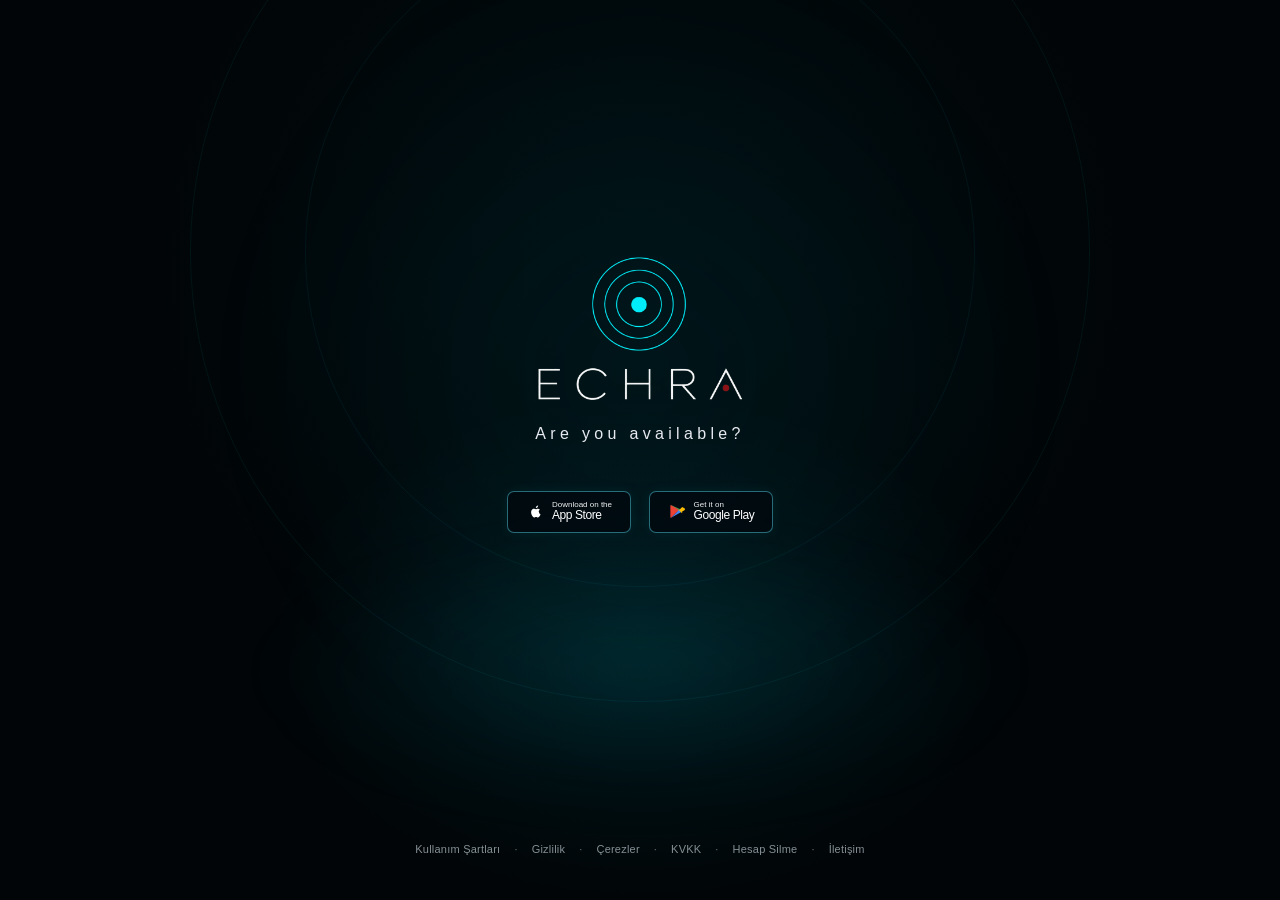
<file: index.html>
<!doctype html>
<html lang="tr">
<head>
<meta charset="utf-8">
<meta name="viewport" content="width=device-width,initial-scale=1,viewport-fit=cover">
<meta name="theme-color" content="#010608">
<meta name="description" content="ECHRA — Are you available?">
<title>ECHRA — Are you available?</title>
<link rel="icon" type="image/png" href="/echra-logo.png">
<link rel="stylesheet" href="/hero.css">
</head>
<body>
<main class="landing">
  <div class="ambient ambient-one" aria-hidden="true"></div>
  <div class="ambient ambient-two" aria-hidden="true"></div>
  <div class="echo echo-wide" aria-hidden="true"></div>
  <div class="echo echo-inner" aria-hidden="true"></div>
  <section class="composition" aria-labelledby="question">
    <!-- The original approved raster logo is used unchanged. Screen blending removes the
         apparent black square without modifying the lettering or red A dot. -->
    <div class="logo-window">
      <img class="approved-logo" src="/echra-logo.png"
           width="1024" height="1024" alt="ECHRA" decoding="async" fetchpriority="high">
    </div>
    <h1 id="question">Are you available?</h1>
    <div class="stores" aria-label="Uygulama indirme seçenekleri">
      <div class="store-badge" role="img" aria-label="Download on the App Store — yakında; bağlantı henüz aktif değil">
        <svg class="apple-icon" aria-hidden="true" viewBox="0 0 24 24" fill="currentColor"><path d="M16.37 12.7c.02 2.22 1.95 2.96 1.97 2.97-.02.05-.31 1.07-1.02 2.12-.61.91-1.25 1.82-2.24 1.84-.97.02-1.28-.57-2.4-.57s-1.47.55-2.37.59c-.95.04-1.68-.95-2.3-1.85-1.27-1.84-2.25-5.18-.94-7.46.65-1.13 1.82-1.85 3.09-1.87.96-.02 1.87.64 2.4.64.52 0 1.5-.79 2.53-.67.43.02 1.63.17 2.4 1.3-.06.04-1.43.84-1.42 2.46Zm-1.77-6.12c.5-.61.84-1.46.75-2.31-.72.03-1.6.48-2.11 1.09-.47.54-.88 1.41-.77 2.24.81.06 1.63-.41 2.13-1.02Z"/></svg>
        <span class="store-label"><span class="store-small">Download on the</span><span class="store-large">App Store</span></span>
      </div>
      <div class="store-badge" role="img" aria-label="Get it on Google Play — yakında; bağlantı henüz aktif değil">
        <svg class="play-icon" aria-hidden="true" viewBox="0 0 24 24"><path fill="#34A853" d="M3.5 3.8 13.9 14.2l4-4L3.5 3.8Z"/><path fill="#4285F4" d="M3.5 20.2 17.9 12 13.9 9.8 3.5 20.2Z"/><path fill="#FBBC04" d="m17.9 12 2.9-1.7c.9-.5.9-1.8 0-2.3l-2.9-1.7-4 4 4 4Z"/><path fill="#EA4335" d="M3.5 3.8C3.2 4.1 3 4.5 3 5v14c0 .5.2.9.5 1.2l10.4-10.4L3.5 3.8Z"/></svg>
        <span class="store-label"><span class="store-small">Get it on</span><span class="store-large">Google Play</span></span>
      </div>
    </div>
  </section>
  <footer><nav aria-label="Yasal bağlantılar">
    <a href="/terms.html">Kullanım Şartları</a><span aria-hidden="true">·</span>
    <a href="/privacy.html">Gizlilik</a><span aria-hidden="true">·</span>
    <a href="/cookies.html">Çerezler</a><span aria-hidden="true">·</span>
    <a href="/kvkk.html">KVKK</a><span aria-hidden="true">·</span>
    <a href="/delete-account.html">Hesap Silme</a><span aria-hidden="true">·</span>
    <a href="/support.html">İletişim</a>
  </nav></footer>
</main>
</body></html>
</file>
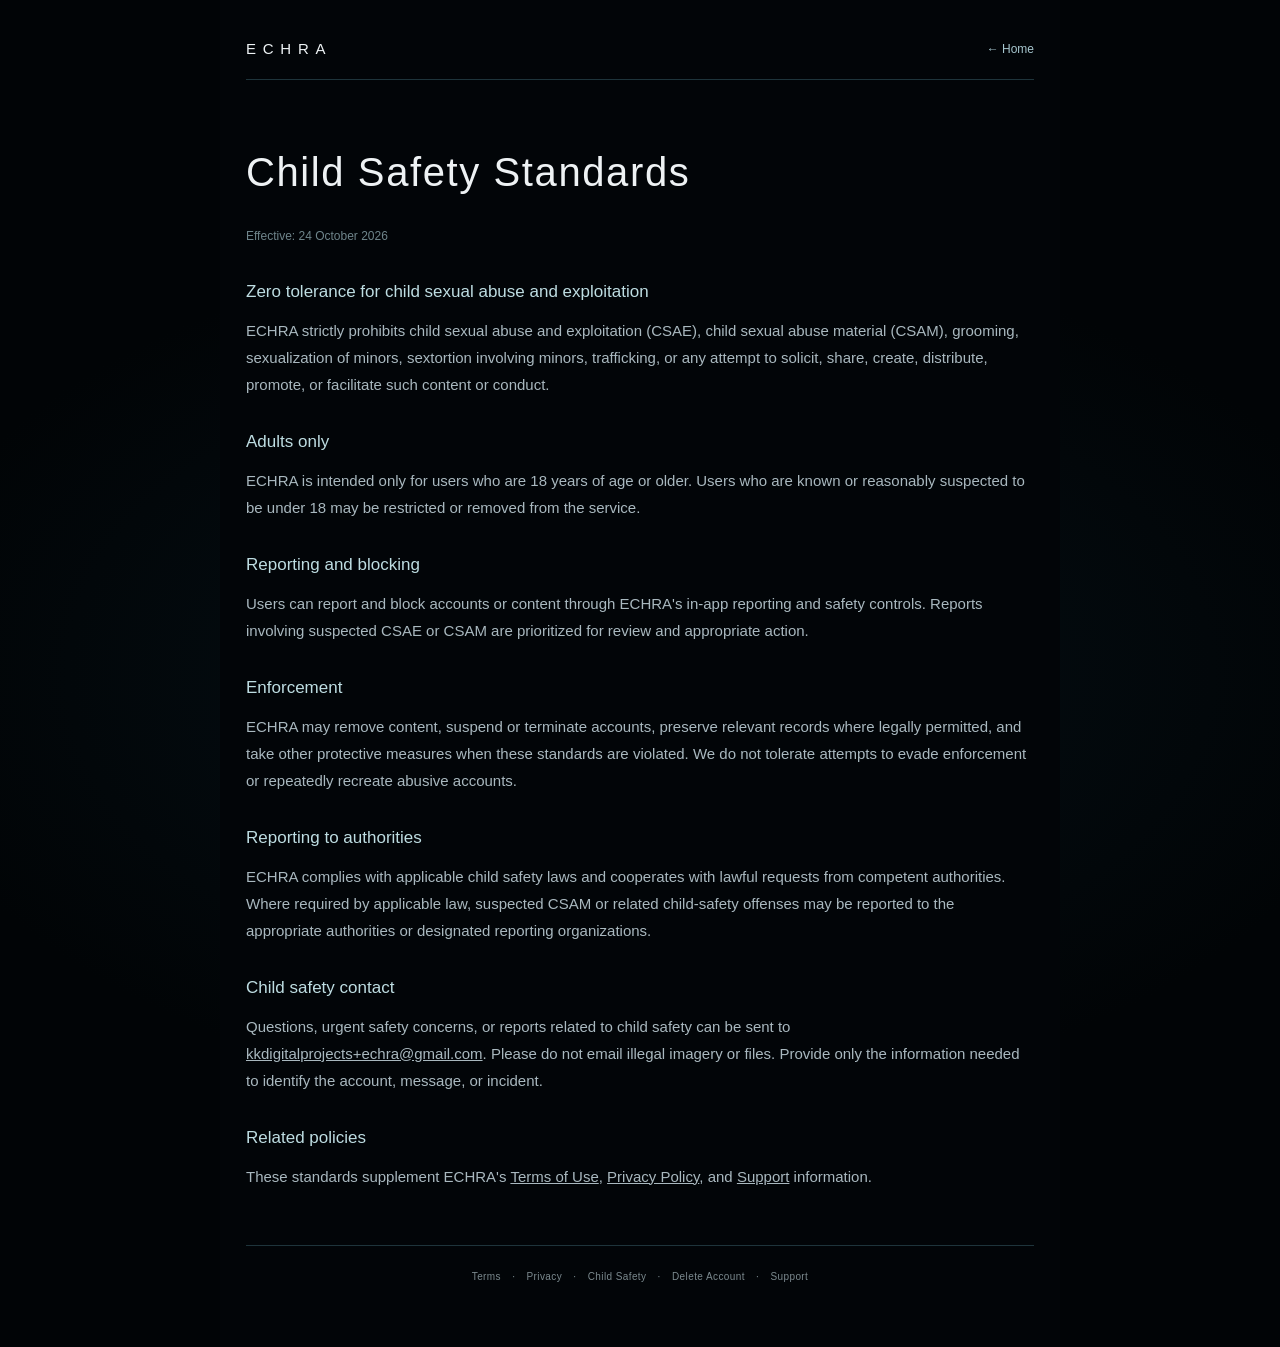
<file: child-safety.html>
<!doctype html>
<html lang="en">
<head>
<meta charset="utf-8">
<meta name="viewport" content="width=device-width,initial-scale=1">
<meta name="theme-color" content="#020507">
<meta name="robots" content="index,follow">
<title>Child Safety Standards — ECHRA</title>
<meta name="description" content="ECHRA child safety standards, reporting mechanisms, enforcement practices and contact information.">
<link rel="icon" href="/echra-logo.png" type="image/png">
<link rel="stylesheet" href="/style.css">
</head>
<body>
<main class="legal-page">
<div class="legal-head"><a class="legal-brand" href="/">ECHRA</a><a href="/">← Home</a></div>
<h1>Child Safety Standards</h1>
<p style="font-size:12px;color:#6f858b">Effective: 24 October 2026</p>

<section>
<h2>Zero tolerance for child sexual abuse and exploitation</h2>
<p>ECHRA strictly prohibits child sexual abuse and exploitation (CSAE), child sexual abuse material (CSAM), grooming, sexualization of minors, sextortion involving minors, trafficking, or any attempt to solicit, share, create, distribute, promote, or facilitate such content or conduct.</p>
</section>

<section>
<h2>Adults only</h2>
<p>ECHRA is intended only for users who are 18 years of age or older. Users who are known or reasonably suspected to be under 18 may be restricted or removed from the service.</p>
</section>

<section>
<h2>Reporting and blocking</h2>
<p>Users can report and block accounts or content through ECHRA's in-app reporting and safety controls. Reports involving suspected CSAE or CSAM are prioritized for review and appropriate action.</p>
</section>

<section>
<h2>Enforcement</h2>
<p>ECHRA may remove content, suspend or terminate accounts, preserve relevant records where legally permitted, and take other protective measures when these standards are violated. We do not tolerate attempts to evade enforcement or repeatedly recreate abusive accounts.</p>
</section>

<section>
<h2>Reporting to authorities</h2>
<p>ECHRA complies with applicable child safety laws and cooperates with lawful requests from competent authorities. Where required by applicable law, suspected CSAM or related child-safety offenses may be reported to the appropriate authorities or designated reporting organizations.</p>
</section>

<section>
<h2>Child safety contact</h2>
<p>Questions, urgent safety concerns, or reports related to child safety can be sent to <a href="mailto:kkdigitalprojects+echra@gmail.com">kkdigitalprojects+echra@gmail.com</a>. Please do not email illegal imagery or files. Provide only the information needed to identify the account, message, or incident.</p>
</section>

<section>
<h2>Related policies</h2>
<p>These standards supplement ECHRA's <a href="/terms.html">Terms of Use</a>, <a href="/privacy.html">Privacy Policy</a>, and <a href="/support.html">Support</a> information.</p>
</section>

<footer><nav aria-label="Legal information"><a href="/terms.html">Terms</a> · <a href="/privacy.html">Privacy</a> · <a href="/child-safety.html">Child Safety</a> · <a href="/delete-account.html">Delete Account</a> · <a href="/support.html">Support</a></nav></footer>
</main>
</body>
</html>
</file>
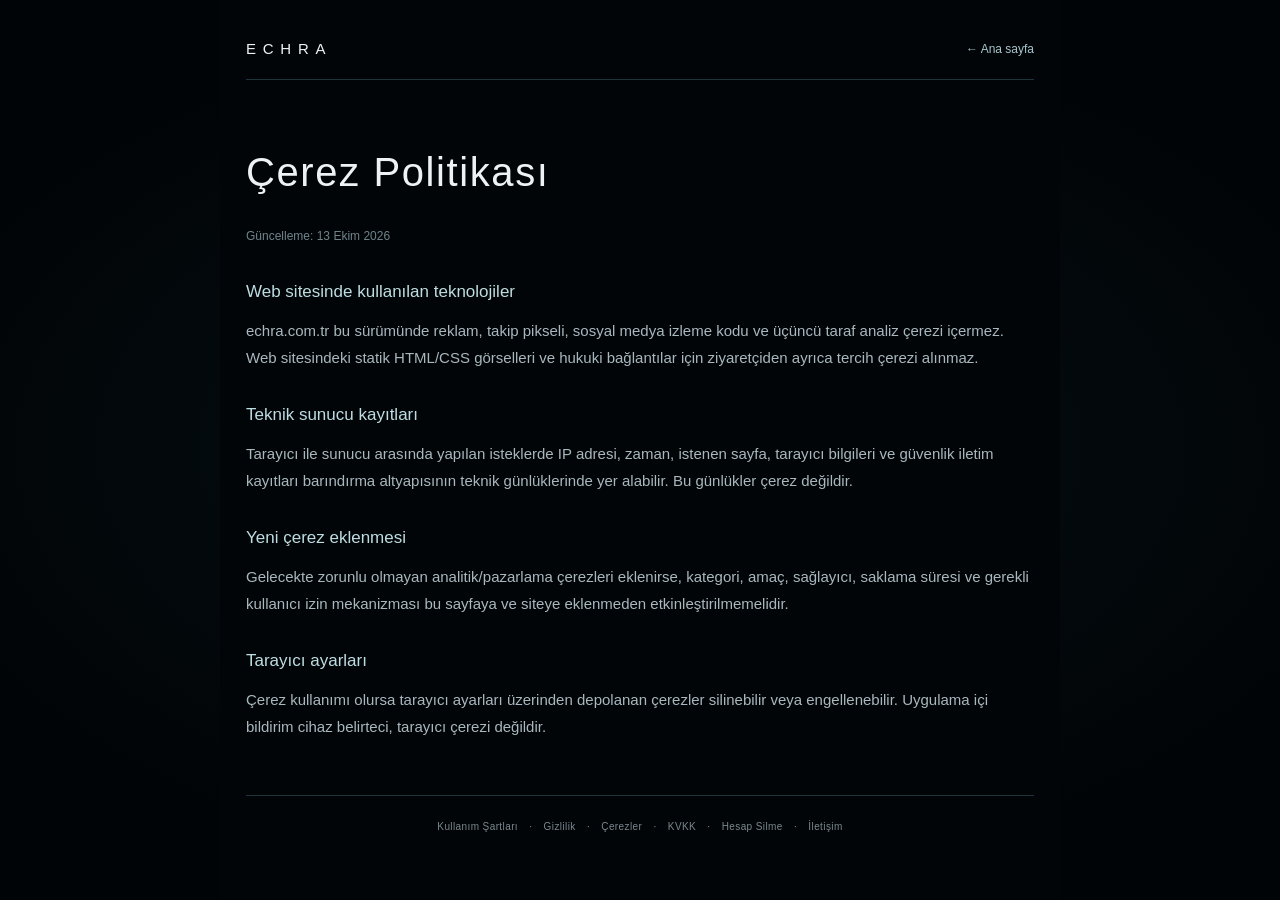
<file: cookies.html>
<!doctype html><html lang="tr"><head><meta charset="utf-8"><meta name="viewport" content="width=device-width,initial-scale=1"><meta name="theme-color" content="#020507"><meta name="robots" content="index,follow"><title>Çerez Politikası — ECHRA</title><link rel="icon" href="/echra-logo.png" type="image/png"><link rel="stylesheet" href="/style.css"></head><body><main class="legal-page"><div class="legal-head"><a class="legal-brand" href="/">ECHRA</a><a href="/">← Ana sayfa</a></div><h1>Çerez Politikası</h1><p style="font-size:12px;color:#6f858b">Güncelleme: 13 Ekim 2026</p><section><h2>Web sitesinde kullanılan teknolojiler</h2><p>echra.com.tr bu sürümünde reklam, takip pikseli, sosyal medya izleme kodu ve üçüncü taraf analiz çerezi içermez. Web sitesindeki statik HTML/CSS görselleri ve hukuki bağlantılar için ziyaretçiden ayrıca tercih çerezi alınmaz.</p></section>
<section><h2>Teknik sunucu kayıtları</h2><p>Tarayıcı ile sunucu arasında yapılan isteklerde IP adresi, zaman, istenen sayfa, tarayıcı bilgileri ve güvenlik iletim kayıtları barındırma altyapısının teknik günlüklerinde yer alabilir. Bu günlükler çerez değildir.</p></section>
<section><h2>Yeni çerez eklenmesi</h2><p>Gelecekte zorunlu olmayan analitik/pazarlama çerezleri eklenirse, kategori, amaç, sağlayıcı, saklama süresi ve gerekli kullanıcı izin mekanizması bu sayfaya ve siteye eklenmeden etkinleştirilmemelidir.</p></section>
<section><h2>Tarayıcı ayarları</h2><p>Çerez kullanımı olursa tarayıcı ayarları üzerinden depolanan çerezler silinebilir veya engellenebilir. Uygulama içi bildirim cihaz belirteci, tarayıcı çerezi değildir.</p></section>
<footer><nav aria-label="Yasal bilgiler"><a href="/terms.html">Kullanım Şartları</a> · <a href="/privacy.html">Gizlilik</a> · <a href="/cookies.html">Çerezler</a> · <a href="/kvkk.html">KVKK</a> · <a href="/delete-account.html">Hesap Silme</a> · <a href="/support.html">İletişim</a></nav></footer></main></body></html>
</file>
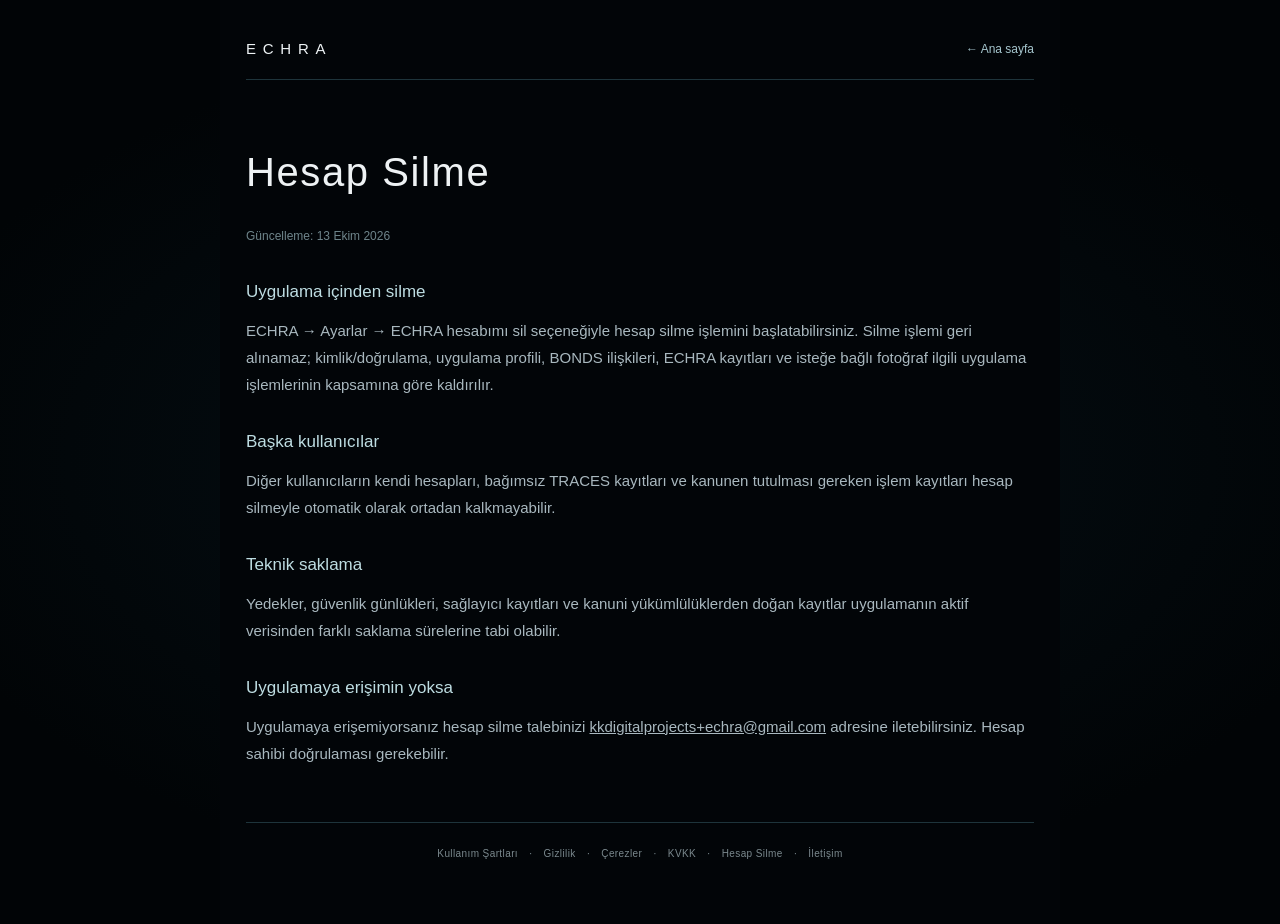
<file: delete-account.html>
<!doctype html><html lang="tr"><head><meta charset="utf-8"><meta name="viewport" content="width=device-width,initial-scale=1"><meta name="theme-color" content="#020507"><meta name="robots" content="index,follow"><title>Hesap Silme — ECHRA</title><link rel="icon" href="/echra-logo.png" type="image/png"><link rel="stylesheet" href="/style.css"></head><body><main class="legal-page"><div class="legal-head"><a class="legal-brand" href="/">ECHRA</a><a href="/">← Ana sayfa</a></div><h1>Hesap Silme</h1><p style="font-size:12px;color:#6f858b">Güncelleme: 13 Ekim 2026</p><section><h2>Uygulama içinden silme</h2><p>ECHRA → Ayarlar → ECHRA hesabımı sil seçeneğiyle hesap silme işlemini başlatabilirsiniz. Silme işlemi geri alınamaz; kimlik/doğrulama, uygulama profili, BONDS ilişkileri, ECHRA kayıtları ve isteğe bağlı fotoğraf ilgili uygulama işlemlerinin kapsamına göre kaldırılır.</p></section>
<section><h2>Başka kullanıcılar</h2><p>Diğer kullanıcıların kendi hesapları, bağımsız TRACES kayıtları ve kanunen tutulması gereken işlem kayıtları hesap silmeyle otomatik olarak ortadan kalkmayabilir.</p></section>
<section><h2>Teknik saklama</h2><p>Yedekler, güvenlik günlükleri, sağlayıcı kayıtları ve kanuni yükümlülüklerden doğan kayıtlar uygulamanın aktif verisinden farklı saklama sürelerine tabi olabilir.</p></section>
<section><h2>Uygulamaya erişimin yoksa</h2><p>Uygulamaya erişemiyorsanız hesap silme talebinizi <a href="mailto:kkdigitalprojects+echra@gmail.com">kkdigitalprojects+echra@gmail.com</a> adresine iletebilirsiniz. Hesap sahibi doğrulaması gerekebilir.</p></section>
<footer><nav aria-label="Yasal bilgiler"><a href="/terms.html">Kullanım Şartları</a> · <a href="/privacy.html">Gizlilik</a> · <a href="/cookies.html">Çerezler</a> · <a href="/kvkk.html">KVKK</a> · <a href="/delete-account.html">Hesap Silme</a> · <a href="/support.html">İletişim</a></nav></footer></main></body></html>
</file>
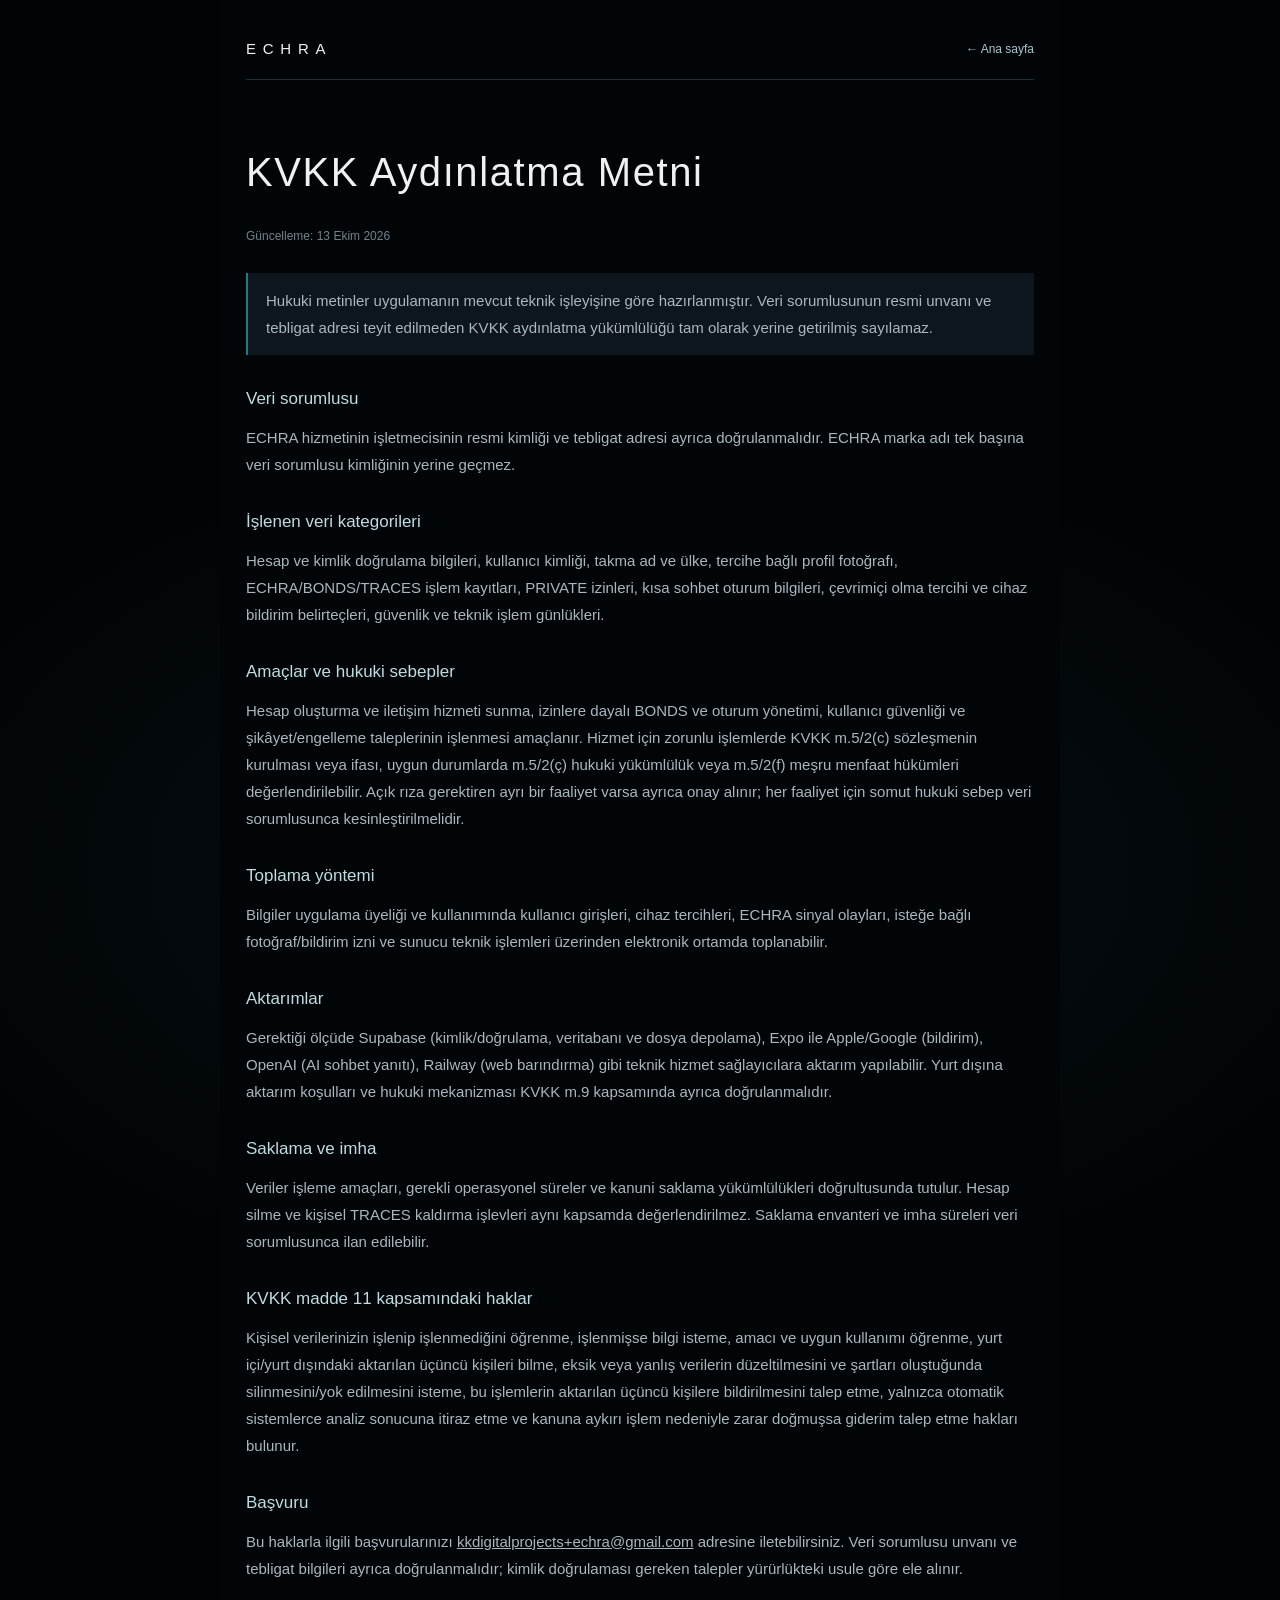
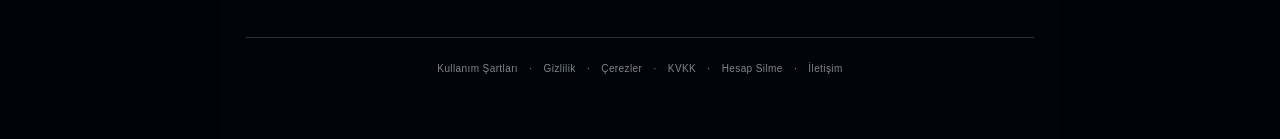
<file: kvkk.html>
<!doctype html><html lang="tr"><head><meta charset="utf-8"><meta name="viewport" content="width=device-width,initial-scale=1"><meta name="theme-color" content="#020507"><meta name="robots" content="index,follow"><title>KVKK Aydınlatma Metni — ECHRA</title><link rel="icon" href="/echra-logo.png" type="image/png"><link rel="stylesheet" href="/style.css"></head><body><main class="legal-page"><div class="legal-head"><a class="legal-brand" href="/">ECHRA</a><a href="/">← Ana sayfa</a></div><h1>KVKK Aydınlatma Metni</h1><p style="font-size:12px;color:#6f858b">Güncelleme: 13 Ekim 2026</p><p class="legal-note">Hukuki metinler uygulamanın mevcut teknik işleyişine göre hazırlanmıştır. Veri sorumlusunun resmi unvanı ve tebligat adresi teyit edilmeden KVKK aydınlatma yükümlülüğü tam olarak yerine getirilmiş sayılamaz.</p><section><h2>Veri sorumlusu</h2><p>ECHRA hizmetinin işletmecisinin resmi kimliği ve tebligat adresi ayrıca doğrulanmalıdır. ECHRA marka adı tek başına veri sorumlusu kimliğinin yerine geçmez.</p></section>
<section><h2>İşlenen veri kategorileri</h2><p>Hesap ve kimlik doğrulama bilgileri, kullanıcı kimliği, takma ad ve ülke, tercihe bağlı profil fotoğrafı, ECHRA/BONDS/TRACES işlem kayıtları, PRIVATE izinleri, kısa sohbet oturum bilgileri, çevrimiçi olma tercihi ve cihaz bildirim belirteçleri, güvenlik ve teknik işlem günlükleri.</p></section>
<section><h2>Amaçlar ve hukuki sebepler</h2><p>Hesap oluşturma ve iletişim hizmeti sunma, izinlere dayalı BONDS ve oturum yönetimi, kullanıcı güvenliği ve şikâyet/engelleme taleplerinin işlenmesi amaçlanır. Hizmet için zorunlu işlemlerde KVKK m.5/2(c) sözleşmenin kurulması veya ifası, uygun durumlarda m.5/2(ç) hukuki yükümlülük veya m.5/2(f) meşru menfaat hükümleri değerlendirilebilir. Açık rıza gerektiren ayrı bir faaliyet varsa ayrıca onay alınır; her faaliyet için somut hukuki sebep veri sorumlusunca kesinleştirilmelidir.</p></section>
<section><h2>Toplama yöntemi</h2><p>Bilgiler uygulama üyeliği ve kullanımında kullanıcı girişleri, cihaz tercihleri, ECHRA sinyal olayları, isteğe bağlı fotoğraf/bildirim izni ve sunucu teknik işlemleri üzerinden elektronik ortamda toplanabilir.</p></section>
<section><h2>Aktarımlar</h2><p>Gerektiği ölçüde Supabase (kimlik/doğrulama, veritabanı ve dosya depolama), Expo ile Apple/Google (bildirim), OpenAI (AI sohbet yanıtı), Railway (web barındırma) gibi teknik hizmet sağlayıcılara aktarım yapılabilir. Yurt dışına aktarım koşulları ve hukuki mekanizması KVKK m.9 kapsamında ayrıca doğrulanmalıdır.</p></section>
<section><h2>Saklama ve imha</h2><p>Veriler işleme amaçları, gerekli operasyonel süreler ve kanuni saklama yükümlülükleri doğrultusunda tutulur. Hesap silme ve kişisel TRACES kaldırma işlevleri aynı kapsamda değerlendirilmez. Saklama envanteri ve imha süreleri veri sorumlusunca ilan edilebilir.</p></section>
<section><h2>KVKK madde 11 kapsamındaki haklar</h2><p>Kişisel verilerinizin işlenip işlenmediğini öğrenme, işlenmişse bilgi isteme, amacı ve uygun kullanımı öğrenme, yurt içi/yurt dışındaki aktarılan üçüncü kişileri bilme, eksik veya yanlış verilerin düzeltilmesini ve şartları oluştuğunda silinmesini/yok edilmesini isteme, bu işlemlerin aktarılan üçüncü kişilere bildirilmesini talep etme, yalnızca otomatik sistemlerce analiz sonucuna itiraz etme ve kanuna aykırı işlem nedeniyle zarar doğmuşsa giderim talep etme hakları bulunur.</p></section>
<section><h2>Başvuru</h2><p>Bu haklarla ilgili başvurularınızı <a href="mailto:kkdigitalprojects+echra@gmail.com">kkdigitalprojects+echra@gmail.com</a> adresine iletebilirsiniz. Veri sorumlusu unvanı ve tebligat bilgileri ayrıca doğrulanmalıdır; kimlik doğrulaması gereken talepler yürürlükteki usule göre ele alınır.</p></section>
<footer><nav aria-label="Yasal bilgiler"><a href="/terms.html">Kullanım Şartları</a> · <a href="/privacy.html">Gizlilik</a> · <a href="/cookies.html">Çerezler</a> · <a href="/kvkk.html">KVKK</a> · <a href="/delete-account.html">Hesap Silme</a> · <a href="/support.html">İletişim</a></nav></footer></main></body></html>
</file>
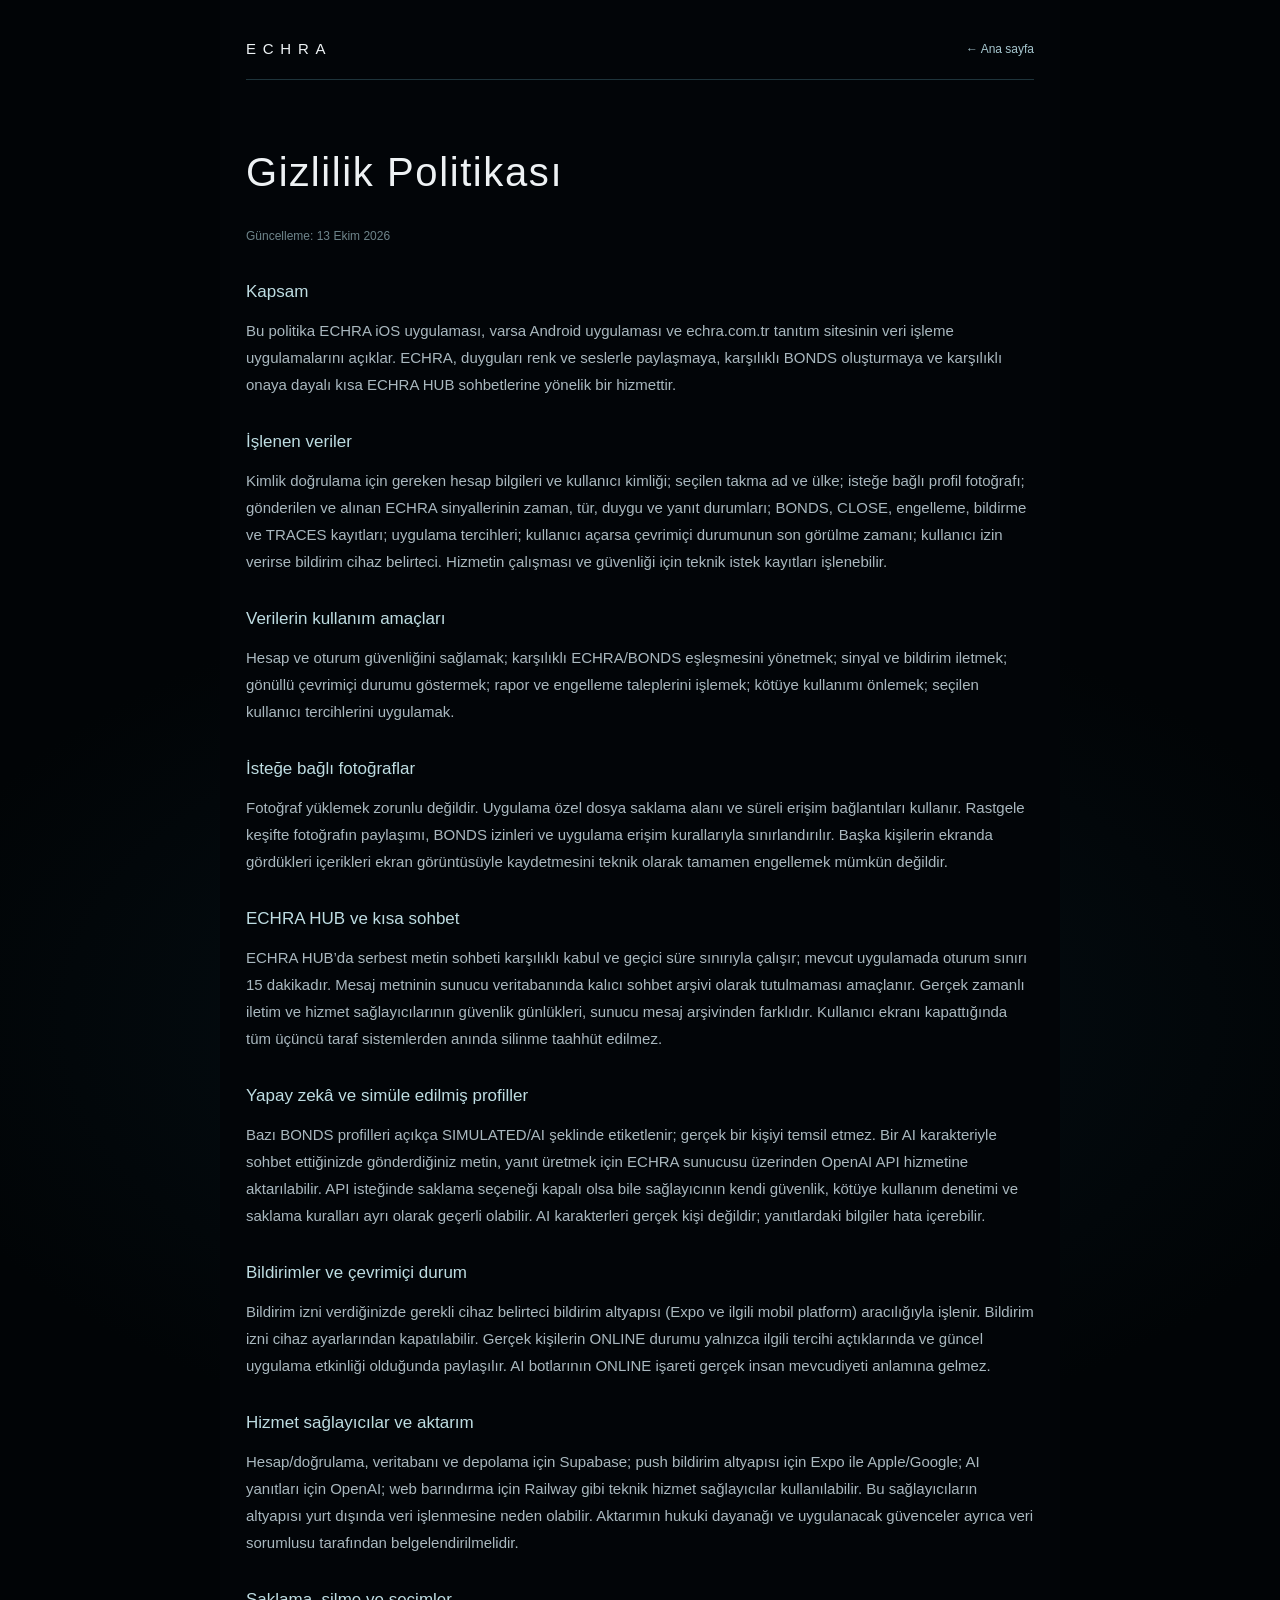
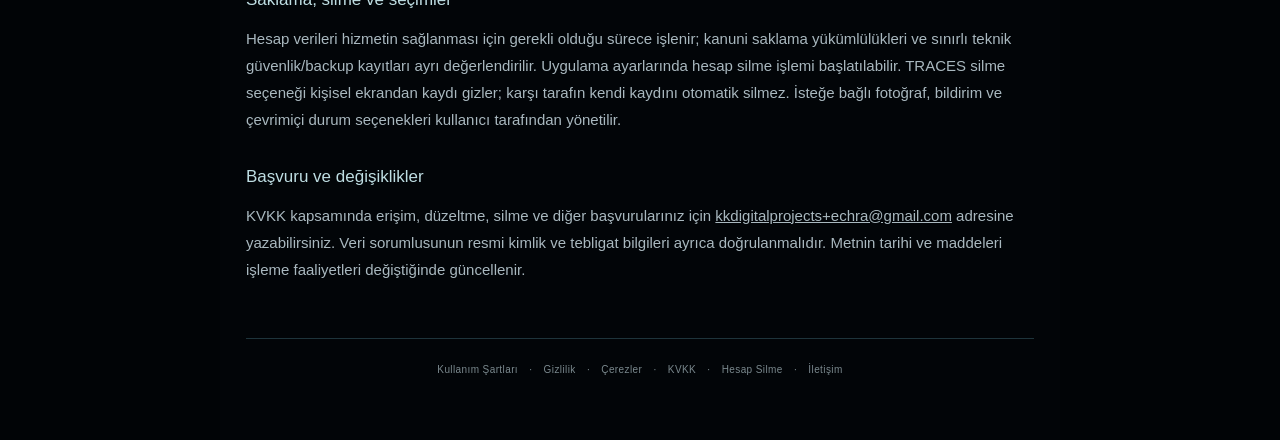
<file: privacy.html>
<!doctype html><html lang="tr"><head><meta charset="utf-8"><meta name="viewport" content="width=device-width,initial-scale=1"><meta name="theme-color" content="#020507"><meta name="robots" content="index,follow"><title>Gizlilik Politikası — ECHRA</title><link rel="icon" href="/echra-logo.png" type="image/png"><link rel="stylesheet" href="/style.css"></head><body><main class="legal-page"><div class="legal-head"><a class="legal-brand" href="/">ECHRA</a><a href="/">← Ana sayfa</a></div><h1>Gizlilik Politikası</h1><p style="font-size:12px;color:#6f858b">Güncelleme: 13 Ekim 2026</p><section><h2>Kapsam</h2><p>Bu politika ECHRA iOS uygulaması, varsa Android uygulaması ve echra.com.tr tanıtım sitesinin veri işleme uygulamalarını açıklar. ECHRA, duyguları renk ve seslerle paylaşmaya, karşılıklı BONDS oluşturmaya ve karşılıklı onaya dayalı kısa ECHRA HUB sohbetlerine yönelik bir hizmettir.</p></section>
<section><h2>İşlenen veriler</h2><p>Kimlik doğrulama için gereken hesap bilgileri ve kullanıcı kimliği; seçilen takma ad ve ülke; isteğe bağlı profil fotoğrafı; gönderilen ve alınan ECHRA sinyallerinin zaman, tür, duygu ve yanıt durumları; BONDS, CLOSE, engelleme, bildirme ve TRACES kayıtları; uygulama tercihleri; kullanıcı açarsa çevrimiçi durumunun son görülme zamanı; kullanıcı izin verirse bildirim cihaz belirteci. Hizmetin çalışması ve güvenliği için teknik istek kayıtları işlenebilir.</p></section>
<section><h2>Verilerin kullanım amaçları</h2><p>Hesap ve oturum güvenliğini sağlamak; karşılıklı ECHRA/BONDS eşleşmesini yönetmek; sinyal ve bildirim iletmek; gönüllü çevrimiçi durumu göstermek; rapor ve engelleme taleplerini işlemek; kötüye kullanımı önlemek; seçilen kullanıcı tercihlerini uygulamak.</p></section>
<section><h2>İsteğe bağlı fotoğraflar</h2><p>Fotoğraf yüklemek zorunlu değildir. Uygulama özel dosya saklama alanı ve süreli erişim bağlantıları kullanır. Rastgele keşifte fotoğrafın paylaşımı, BONDS izinleri ve uygulama erişim kurallarıyla sınırlandırılır. Başka kişilerin ekranda gördükleri içerikleri ekran görüntüsüyle kaydetmesini teknik olarak tamamen engellemek mümkün değildir.</p></section>
<section><h2>ECHRA HUB ve kısa sohbet</h2><p>ECHRA HUB’da serbest metin sohbeti karşılıklı kabul ve geçici süre sınırıyla çalışır; mevcut uygulamada oturum sınırı 15 dakikadır. Mesaj metninin sunucu veritabanında kalıcı sohbet arşivi olarak tutulmaması amaçlanır. Gerçek zamanlı iletim ve hizmet sağlayıcılarının güvenlik günlükleri, sunucu mesaj arşivinden farklıdır. Kullanıcı ekranı kapattığında tüm üçüncü taraf sistemlerden anında silinme taahhüt edilmez.</p></section>
<section><h2>Yapay zekâ ve simüle edilmiş profiller</h2><p>Bazı BONDS profilleri açıkça SIMULATED/AI şeklinde etiketlenir; gerçek bir kişiyi temsil etmez. Bir AI karakteriyle sohbet ettiğinizde gönderdiğiniz metin, yanıt üretmek için ECHRA sunucusu üzerinden OpenAI API hizmetine aktarılabilir. API isteğinde saklama seçeneği kapalı olsa bile sağlayıcının kendi güvenlik, kötüye kullanım denetimi ve saklama kuralları ayrı olarak geçerli olabilir. AI karakterleri gerçek kişi değildir; yanıtlardaki bilgiler hata içerebilir.</p></section>
<section><h2>Bildirimler ve çevrimiçi durum</h2><p>Bildirim izni verdiğinizde gerekli cihaz belirteci bildirim altyapısı (Expo ve ilgili mobil platform) aracılığıyla işlenir. Bildirim izni cihaz ayarlarından kapatılabilir. Gerçek kişilerin ONLINE durumu yalnızca ilgili tercihi açtıklarında ve güncel uygulama etkinliği olduğunda paylaşılır. AI botlarının ONLINE işareti gerçek insan mevcudiyeti anlamına gelmez.</p></section>
<section><h2>Hizmet sağlayıcılar ve aktarım</h2><p>Hesap/doğrulama, veritabanı ve depolama için Supabase; push bildirim altyapısı için Expo ile Apple/Google; AI yanıtları için OpenAI; web barındırma için Railway gibi teknik hizmet sağlayıcılar kullanılabilir. Bu sağlayıcıların altyapısı yurt dışında veri işlenmesine neden olabilir. Aktarımın hukuki dayanağı ve uygulanacak güvenceler ayrıca veri sorumlusu tarafından belgelendirilmelidir.</p></section>
<section><h2>Saklama, silme ve seçimler</h2><p>Hesap verileri hizmetin sağlanması için gerekli olduğu sürece işlenir; kanuni saklama yükümlülükleri ve sınırlı teknik güvenlik/backup kayıtları ayrı değerlendirilir. Uygulama ayarlarında hesap silme işlemi başlatılabilir. TRACES silme seçeneği kişisel ekrandan kaydı gizler; karşı tarafın kendi kaydını otomatik silmez. İsteğe bağlı fotoğraf, bildirim ve çevrimiçi durum seçenekleri kullanıcı tarafından yönetilir.</p></section>
<section><h2>Başvuru ve değişiklikler</h2><p>KVKK kapsamında erişim, düzeltme, silme ve diğer başvurularınız için <a href="mailto:kkdigitalprojects+echra@gmail.com">kkdigitalprojects+echra@gmail.com</a> adresine yazabilirsiniz. Veri sorumlusunun resmi kimlik ve tebligat bilgileri ayrıca doğrulanmalıdır. Metnin tarihi ve maddeleri işleme faaliyetleri değiştiğinde güncellenir.</p></section>
<footer><nav aria-label="Yasal bilgiler"><a href="/terms.html">Kullanım Şartları</a> · <a href="/privacy.html">Gizlilik</a> · <a href="/cookies.html">Çerezler</a> · <a href="/kvkk.html">KVKK</a> · <a href="/delete-account.html">Hesap Silme</a> · <a href="/support.html">İletişim</a></nav></footer></main></body></html>
</file>
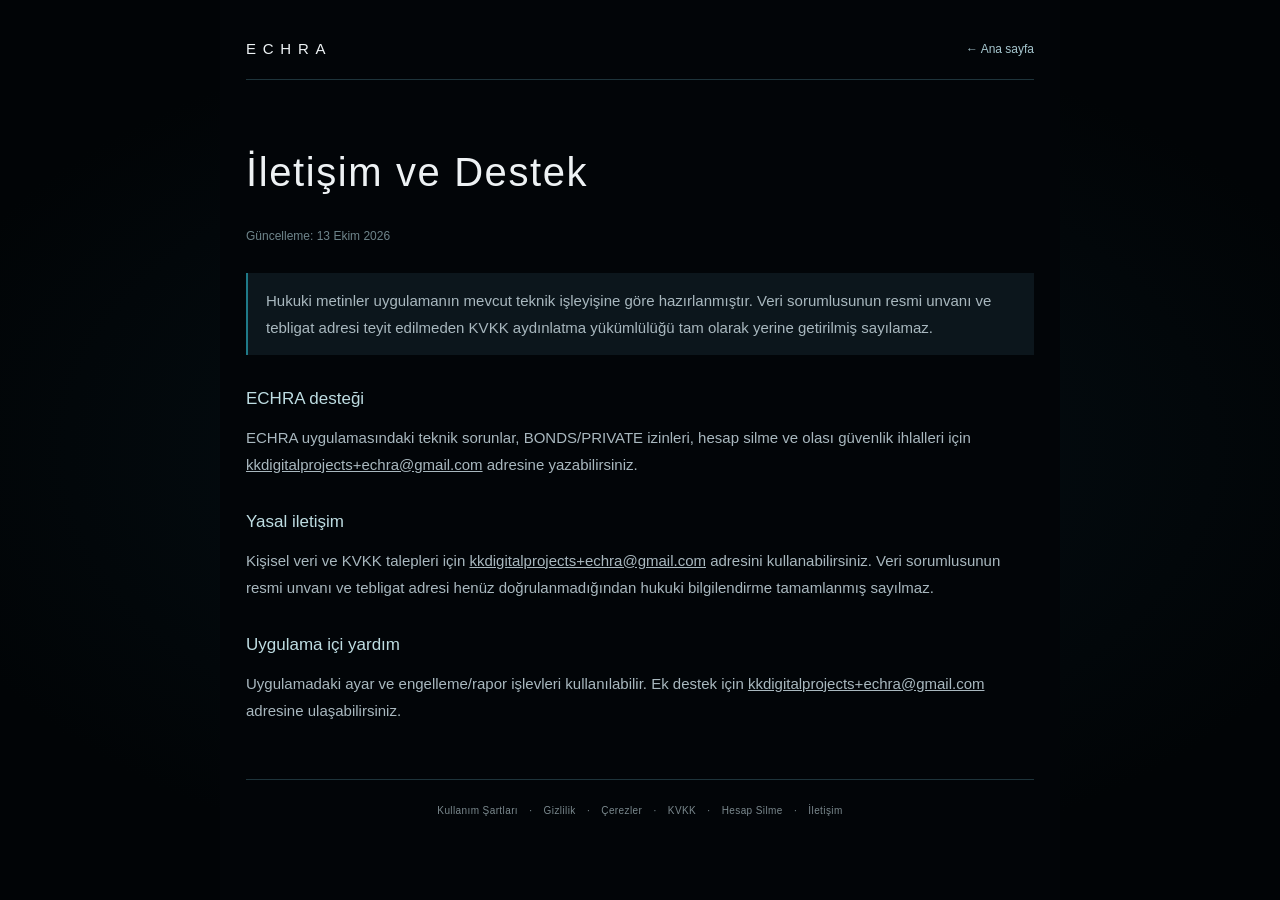
<file: support.html>
<!doctype html><html lang="tr"><head><meta charset="utf-8"><meta name="viewport" content="width=device-width,initial-scale=1"><meta name="theme-color" content="#020507"><meta name="robots" content="index,follow"><title>İletişim ve Destek — ECHRA</title><link rel="icon" href="/echra-logo.png" type="image/png"><link rel="stylesheet" href="/style.css"></head><body><main class="legal-page"><div class="legal-head"><a class="legal-brand" href="/">ECHRA</a><a href="/">← Ana sayfa</a></div><h1>İletişim ve Destek</h1><p style="font-size:12px;color:#6f858b">Güncelleme: 13 Ekim 2026</p><p class="legal-note">Hukuki metinler uygulamanın mevcut teknik işleyişine göre hazırlanmıştır. Veri sorumlusunun resmi unvanı ve tebligat adresi teyit edilmeden KVKK aydınlatma yükümlülüğü tam olarak yerine getirilmiş sayılamaz.</p><section><h2>ECHRA desteği</h2><p>ECHRA uygulamasındaki teknik sorunlar, BONDS/PRIVATE izinleri, hesap silme ve olası güvenlik ihlalleri için <a href="mailto:kkdigitalprojects+echra@gmail.com">kkdigitalprojects+echra@gmail.com</a> adresine yazabilirsiniz.</p></section>
<section><h2>Yasal iletişim</h2><p>Kişisel veri ve KVKK talepleri için <a href="mailto:kkdigitalprojects+echra@gmail.com">kkdigitalprojects+echra@gmail.com</a> adresini kullanabilirsiniz. Veri sorumlusunun resmi unvanı ve tebligat adresi henüz doğrulanmadığından hukuki bilgilendirme tamamlanmış sayılmaz.</p></section>
<section><h2>Uygulama içi yardım</h2><p>Uygulamadaki ayar ve engelleme/rapor işlevleri kullanılabilir. Ek destek için <a href="mailto:kkdigitalprojects+echra@gmail.com">kkdigitalprojects+echra@gmail.com</a> adresine ulaşabilirsiniz.</p></section>
<footer><nav aria-label="Yasal bilgiler"><a href="/terms.html">Kullanım Şartları</a> · <a href="/privacy.html">Gizlilik</a> · <a href="/cookies.html">Çerezler</a> · <a href="/kvkk.html">KVKK</a> · <a href="/delete-account.html">Hesap Silme</a> · <a href="/support.html">İletişim</a></nav></footer></main></body></html>
</file>
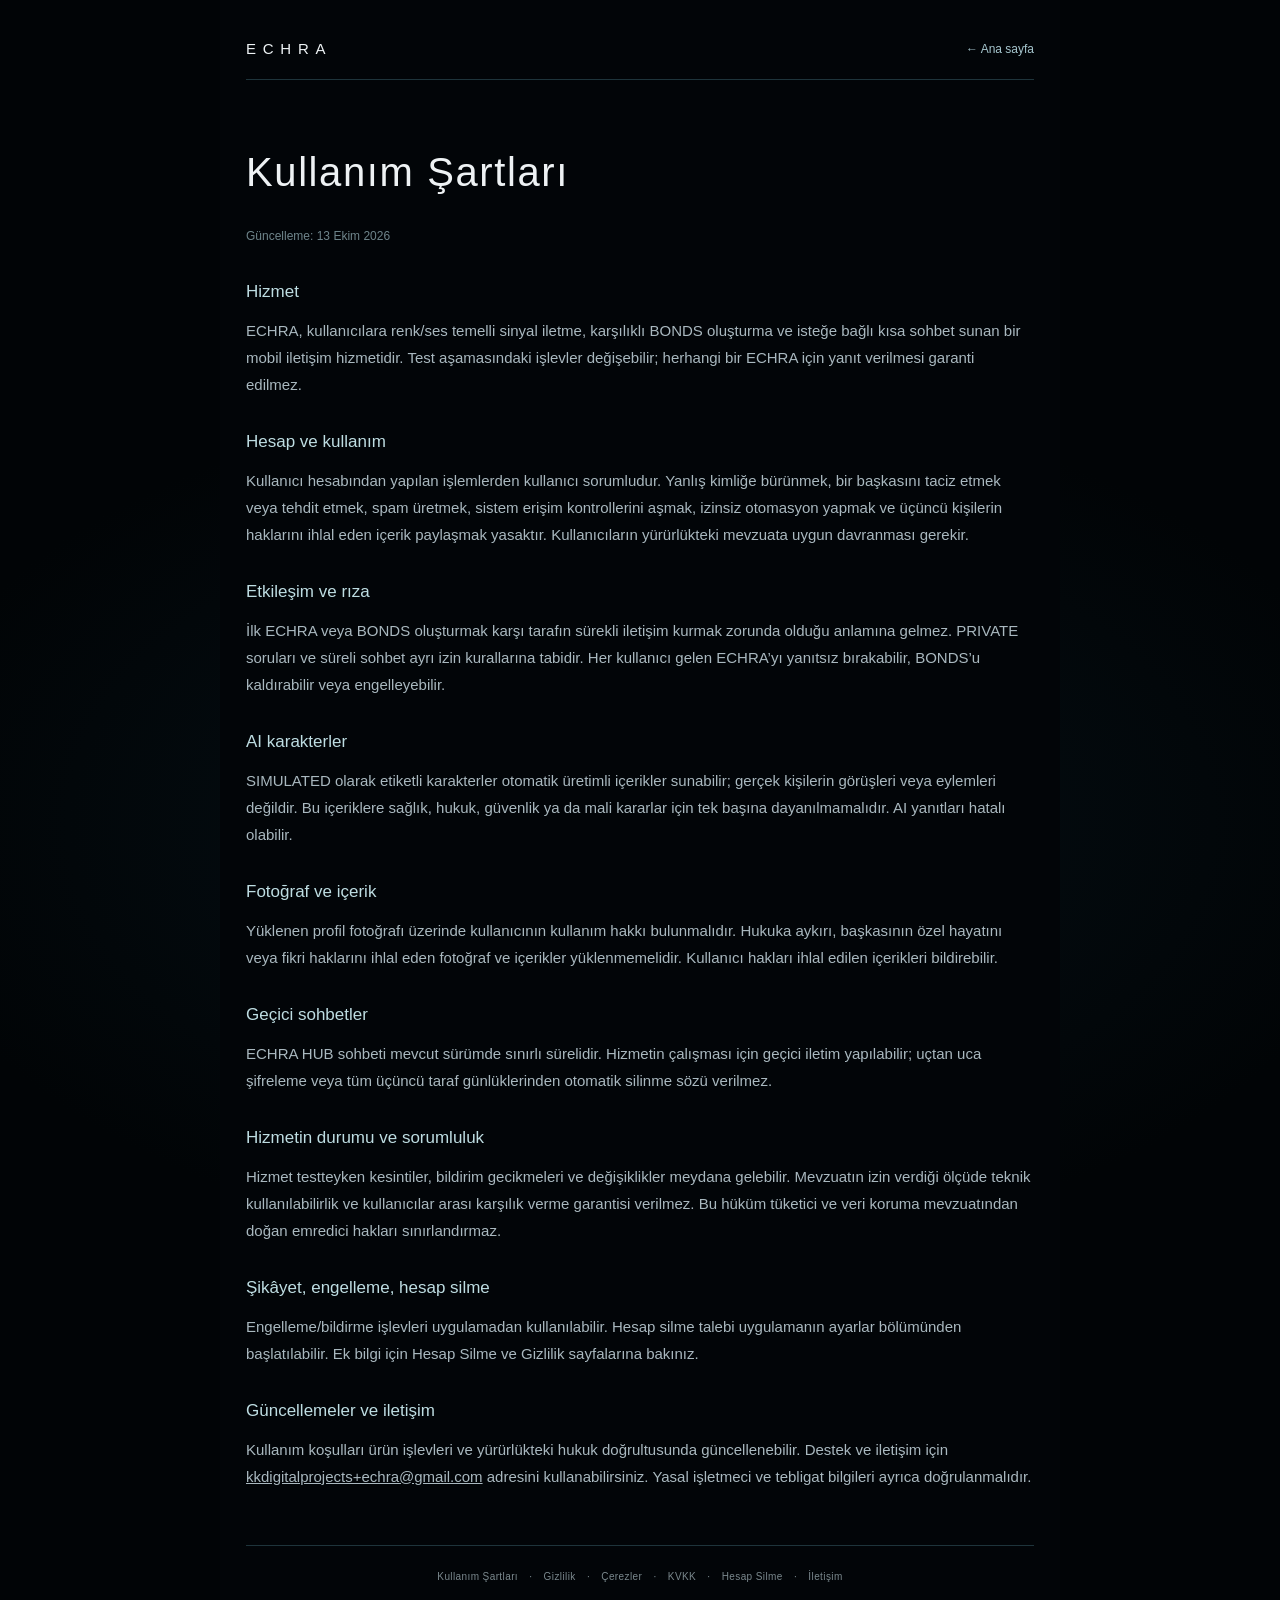
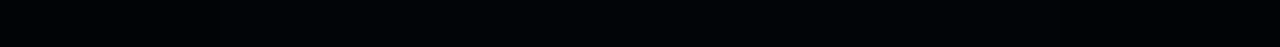
<file: terms.html>
<!doctype html><html lang="tr"><head><meta charset="utf-8"><meta name="viewport" content="width=device-width,initial-scale=1"><meta name="theme-color" content="#020507"><meta name="robots" content="index,follow"><title>Kullanım Şartları — ECHRA</title><link rel="icon" href="/echra-logo.png" type="image/png"><link rel="stylesheet" href="/style.css"></head><body><main class="legal-page"><div class="legal-head"><a class="legal-brand" href="/">ECHRA</a><a href="/">← Ana sayfa</a></div><h1>Kullanım Şartları</h1><p style="font-size:12px;color:#6f858b">Güncelleme: 13 Ekim 2026</p><section><h2>Hizmet</h2><p>ECHRA, kullanıcılara renk/ses temelli sinyal iletme, karşılıklı BONDS oluşturma ve isteğe bağlı kısa sohbet sunan bir mobil iletişim hizmetidir. Test aşamasındaki işlevler değişebilir; herhangi bir ECHRA için yanıt verilmesi garanti edilmez.</p></section>
<section><h2>Hesap ve kullanım</h2><p>Kullanıcı hesabından yapılan işlemlerden kullanıcı sorumludur. Yanlış kimliğe bürünmek, bir başkasını taciz etmek veya tehdit etmek, spam üretmek, sistem erişim kontrollerini aşmak, izinsiz otomasyon yapmak ve üçüncü kişilerin haklarını ihlal eden içerik paylaşmak yasaktır. Kullanıcıların yürürlükteki mevzuata uygun davranması gerekir.</p></section>
<section><h2>Etkileşim ve rıza</h2><p>İlk ECHRA veya BONDS oluşturmak karşı tarafın sürekli iletişim kurmak zorunda olduğu anlamına gelmez. PRIVATE soruları ve süreli sohbet ayrı izin kurallarına tabidir. Her kullanıcı gelen ECHRA’yı yanıtsız bırakabilir, BONDS’u kaldırabilir veya engelleyebilir.</p></section>
<section><h2>AI karakterler</h2><p>SIMULATED olarak etiketli karakterler otomatik üretimli içerikler sunabilir; gerçek kişilerin görüşleri veya eylemleri değildir. Bu içeriklere sağlık, hukuk, güvenlik ya da mali kararlar için tek başına dayanılmamalıdır. AI yanıtları hatalı olabilir.</p></section>
<section><h2>Fotoğraf ve içerik</h2><p>Yüklenen profil fotoğrafı üzerinde kullanıcının kullanım hakkı bulunmalıdır. Hukuka aykırı, başkasının özel hayatını veya fikri haklarını ihlal eden fotoğraf ve içerikler yüklenmemelidir. Kullanıcı hakları ihlal edilen içerikleri bildirebilir.</p></section>
<section><h2>Geçici sohbetler</h2><p>ECHRA HUB sohbeti mevcut sürümde sınırlı sürelidir. Hizmetin çalışması için geçici iletim yapılabilir; uçtan uca şifreleme veya tüm üçüncü taraf günlüklerinden otomatik silinme sözü verilmez.</p></section>
<section><h2>Hizmetin durumu ve sorumluluk</h2><p>Hizmet testteyken kesintiler, bildirim gecikmeleri ve değişiklikler meydana gelebilir. Mevzuatın izin verdiği ölçüde teknik kullanılabilirlik ve kullanıcılar arası karşılık verme garantisi verilmez. Bu hüküm tüketici ve veri koruma mevzuatından doğan emredici hakları sınırlandırmaz.</p></section>
<section><h2>Şikâyet, engelleme, hesap silme</h2><p>Engelleme/bildirme işlevleri uygulamadan kullanılabilir. Hesap silme talebi uygulamanın ayarlar bölümünden başlatılabilir. Ek bilgi için Hesap Silme ve Gizlilik sayfalarına bakınız.</p></section>
<section><h2>Güncellemeler ve iletişim</h2><p>Kullanım koşulları ürün işlevleri ve yürürlükteki hukuk doğrultusunda güncellenebilir. Destek ve iletişim için <a href="mailto:kkdigitalprojects+echra@gmail.com">kkdigitalprojects+echra@gmail.com</a> adresini kullanabilirsiniz. Yasal işletmeci ve tebligat bilgileri ayrıca doğrulanmalıdır.</p></section>
<footer><nav aria-label="Yasal bilgiler"><a href="/terms.html">Kullanım Şartları</a> · <a href="/privacy.html">Gizlilik</a> · <a href="/cookies.html">Çerezler</a> · <a href="/kvkk.html">KVKK</a> · <a href="/delete-account.html">Hesap Silme</a> · <a href="/support.html">İletişim</a></nav></footer></main></body></html>
</file>
<file: hero.css>
:root{color-scheme:dark;--ink:#f4f6f8;--teal:#00dce7}
*{box-sizing:border-box}
html{background:#010507}html,body{margin:0;min-height:100%;color:var(--ink)}
body{font-family:-apple-system,BlinkMacSystemFont,"Helvetica Neue","Segoe UI",Arial,sans-serif;background:#010507}
.landing{position:relative;min-height:100svh;isolation:isolate;overflow:hidden;background:
  radial-gradient(ellipse 29% 28% at 50% 72%,rgba(0,158,181,.12),transparent 100%),
  radial-gradient(ellipse 45% 62% at 50% 30%,rgba(0,81,92,.13),transparent 85%),
  #010507;}
.ambient,.echo{position:absolute;pointer-events:none;z-index:-1;left:50%;transform:translateX(-50%);border-radius:50%}
.ambient-one{top:-12%;width:min(75vw,1150px);height:min(75vw,1150px);background:radial-gradient(circle,rgba(0,92,106,.115),transparent 61%);filter:blur(26px)}
.ambient-two{top:58%;width:840px;height:300px;background:radial-gradient(ellipse,rgba(0,184,206,.09),transparent 65%);filter:blur(30px)}
.echo{aspect-ratio:1;border:1px solid rgba(0,199,217,.14)}
.echo-wide{width:min(80vw,900px);top:calc(28svh - min(40vw,450px));opacity:.54}
.echo-inner{width:min(59vw,670px);top:calc(28svh - min(29.5vw,335px));opacity:.49;box-shadow:0 0 40px rgba(0,199,217,.03)}
.composition{position:relative;display:flex;flex-direction:column;align-items:center;text-align:center;margin:0 auto;padding-top:28.5svh;max-width:100%;width:100%}
/* The visible approved logo area is x195..904 and y262..761 in the untouched 1024px master.
   Overflow clipping plus screen compositing hides opaque black WITHOUT altering original pixels. */
.logo-window{width:clamp(205px,15vw,245px);aspect-ratio:710/500;position:relative;overflow:hidden;mix-blend-mode:screen;flex-shrink:0}
.approved-logo{position:absolute;width:144.225%;height:auto;max-width:none;top:-52.45%;left:-27.42%;display:block;mix-blend-mode:screen;user-select:none;-webkit-user-drag:none}
h1{margin:23px 0 0;font-weight:300;letter-spacing:.27em;font-size:clamp(16px,1.12vw,19px);line-height:1.3;white-space:nowrap;color:#e7eaf0}
.stores{margin-top:46px;display:flex;align-items:center;justify-content:center;gap:18px}
.store-badge{min-width:124px;height:42px;display:flex;gap:7px;align-items:center;justify-content:center;padding:6px 9px;color:#fff;background:rgba(1,7,12,.69);border:1px solid rgba(73,186,208,.55);border-radius:7px;box-shadow:0 0 13px rgba(0,205,233,.075);cursor:default;user-select:none}
.store-badge svg{width:19px;height:19px;flex-shrink:0}
.store-label{display:flex;flex-direction:column;align-items:flex-start;white-space:nowrap;line-height:1.1}
.store-small{font-size:8px;color:#f0f2f2}
.store-large{font-size:12px;font-weight:500;letter-spacing:-.035em}
footer{position:absolute;left:0;right:0;bottom:45px;padding-inline:14px;text-align:center}
footer nav{display:flex;gap:14px;justify-content:center;align-items:center;flex-wrap:wrap;font-size:11px;letter-spacing:.02em;color:#859096}
footer a{color:inherit;text-decoration:none}
footer a:hover,footer a:focus-visible{color:#e1e9eb}
footer span{color:#647479}
@media (max-width:700px){
 .composition{padding-top:22svh}
 .logo-window{width:min(69vw,295px)}
 h1{margin-top:21px;font-size:clamp(16px,4.35vw,22px);letter-spacing:.12em}
 .stores{margin-top:45px;gap:11px}
 .store-badge{min-width:0;width:41vw;max-width:173px;padding:8px 7px;height:48px;gap:7px}
 .store-badge svg{width:21px;height:21px}
 .store-small{font-size:9px}.store-large{font-size:13px}
 footer{bottom:max(15px,env(safe-area-inset-bottom));}
 footer nav{gap:7px;font-size:9px}
 .echo-wide{width:110vw;top:2svh}.echo-inner{width:88vw;top:8svh}
}
@media(max-width:390px) and (max-height:750px){
 .composition{padding-top:18svh}.logo-window{width:67vw}h1{margin-top:15px}
 .stores{margin-top:30px}.store-badge{height:46px}.store-large{font-size:12px}
}
@media(prefers-reduced-motion:no-preference){.echo-wide{animation:echo-breathe 12s ease-in-out infinite}
@keyframes echo-breathe{0%,100%{opacity:.45}50%{opacity:.62}}}
</file>
<file: style.css>
:root{color-scheme:dark;--bg:#010406;--ink:#eef3f5;--muted:#899a9f;--cyan:#02ddec}
*{box-sizing:border-box}
html,body{margin:0;min-height:100%;background:#010406;color:var(--ink);font-family:-apple-system,BlinkMacSystemFont,"Helvetica Neue",Arial,sans-serif}
body{background:radial-gradient(ellipse 31rem 28rem at 50% 42%,rgba(1,174,195,.16),transparent 80%),radial-gradient(ellipse 70rem 40rem at 50% 50%,#051016 0%,transparent 68%),#010406}
a{color:inherit}
.home{min-height:100svh;display:flex;flex-direction:column;align-items:center;position:relative;isolation:isolate;padding:2rem 1rem 1.25rem}
.home::before{content:"";position:absolute;z-index:-1;inset:6% 14% 9%;pointer-events:none;border-radius:50%;background:repeating-radial-gradient(circle at 50% 40%,transparent 0,transparent 120px,rgba(0,214,229,.025) 121px,transparent 123px);opacity:.7}
.hero{width:100%;min-height:calc(100svh - 5rem);display:flex;flex-direction:column;align-items:center;justify-content:center;text-align:center}
.logo-wrap{width:min(66vw,490px);position:relative;filter:drop-shadow(0 0 26px rgba(0,212,232,.11))}
.logo-wrap::before{content:"";position:absolute;inset:16%;border-radius:50%;background:radial-gradient(circle,rgba(0,220,236,.10),transparent 68%);filter:blur(30px)}
.logo{width:100%;height:auto;display:block;position:relative}
h1{font-size:clamp(1.2rem,2.2vw,2rem);font-weight:300;letter-spacing:.27em;margin:-4.8rem 0 0;color:#eef2f4;line-height:1.6}
.stores{display:flex;flex-wrap:wrap;gap:1.2rem;justify-content:center;margin-top:4.4rem}
.store{display:flex;gap:.65rem;align-items:center;justify-content:center;min-width:185px;min-height:61px;padding:.8rem 1.05rem;border-radius:11px;border:1px solid rgba(67,158,173,.50);background:rgba(0,3,5,.5);box-shadow:0 0 25px rgba(0,181,205,.05);color:#f2f7f7;user-select:none}
.store svg{width:27px;height:27px}.store span{display:flex;flex-direction:column;align-items:flex-start;gap:2px}.store small{font-size:11px;color:#9bb2b8}.store strong{font-weight:500;font-size:17px}
.store.disabled{cursor:default;opacity:.79}
footer{margin-top:auto;text-align:center;width:100%}
footer nav{display:flex;flex-wrap:wrap;align-items:center;justify-content:center;column-gap:.7rem;row-gap:.45rem;font-size:10px;letter-spacing:.04em;color:#7b898e}
footer a{text-decoration:none}footer a:hover{color:#d1e8ed}
.legal-page{min-height:100svh;max-width:840px;padding:40px 26px 65px;margin:0 auto;background:#020508}
.legal-head{display:flex;justify-content:space-between;align-items:center;gap:12px;border-bottom:1px solid #1e343b;padding-bottom:22px}
.legal-brand{letter-spacing:.45em;text-decoration:none;font-size:15px}
.legal-head a:last-child{text-decoration:none;font-size:12px;color:#a6c6ce}
.legal-page h1{margin:60px 0 22px;font-size:clamp(28px,4vw,40px);letter-spacing:.04em}
.legal-page h2{font-size:17px;color:#bedde2;font-weight:500;margin:34px 0 8px}
.legal-page p,.legal-page li{font-size:15px;line-height:1.8;color:#a9b8bf}
.legal-page p strong{color:#edf3f5}
.legal-note{background:#0c161c;border-left:2px solid #1f7a88;padding:14px 18px;margin:25px 0}
.legal-page footer{margin-top:55px;border-top:1px solid #1e343b;padding-top:25px}
@media(max-width:650px){.home{padding:10vh 14px 18px}.hero{min-height:70svh}.logo-wrap{width:min(90vw,470px)}h1{margin:-3.5rem 0 0;font-size:clamp(18px,4.2vw,26px);letter-spacing:.12em}.stores{margin-top:3rem;gap:9px}.store{min-width:155px;min-height:55px;padding:.7rem}.store strong{font-size:14px}.store small{font-size:10px}footer nav{font-size:9px;column-gap:6px}.legal-page{padding:25px 18px}}
@media(prefers-reduced-motion:no-preference){.logo-wrap{animation:glow 9s ease-in-out infinite}@keyframes glow{0%,100%{filter:drop-shadow(0 0 20px rgba(0,210,232,.08))}50%{filter:drop-shadow(0 0 34px rgba(0,210,232,.19))}}}
</file>
